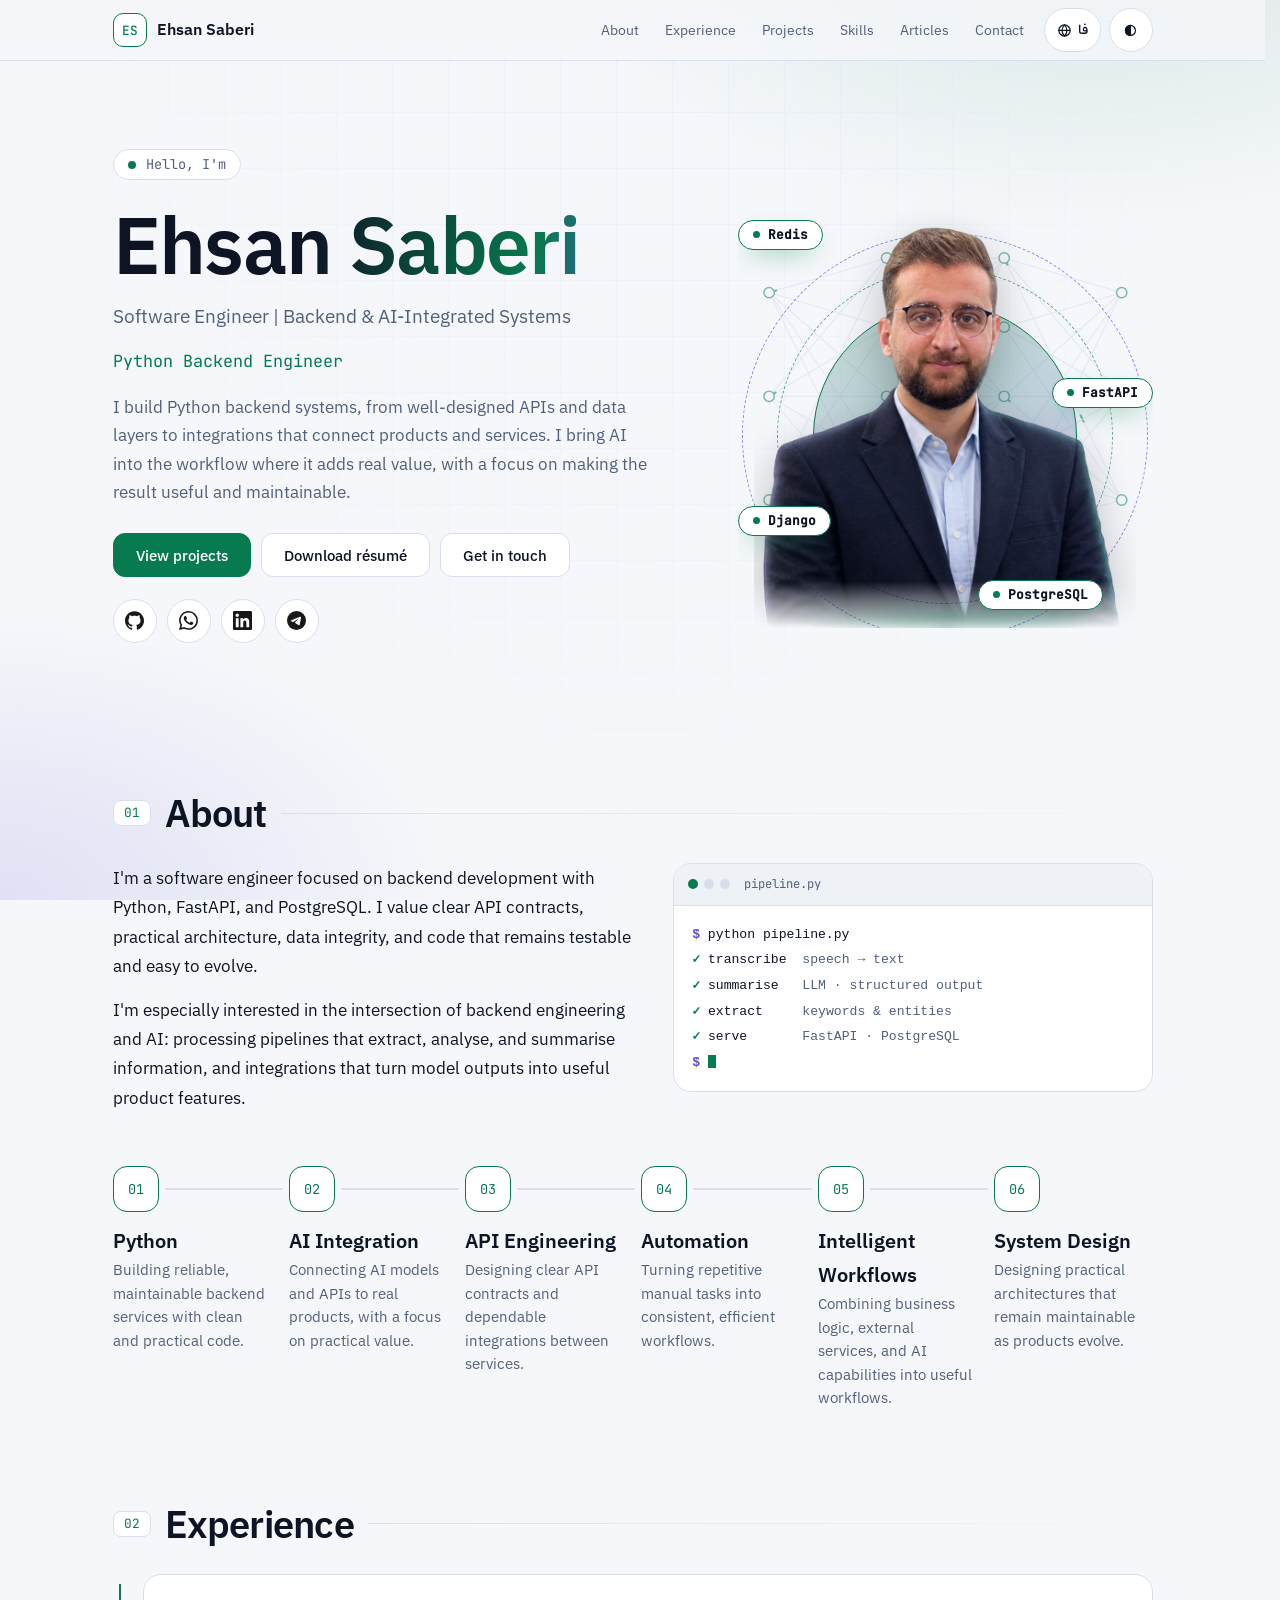
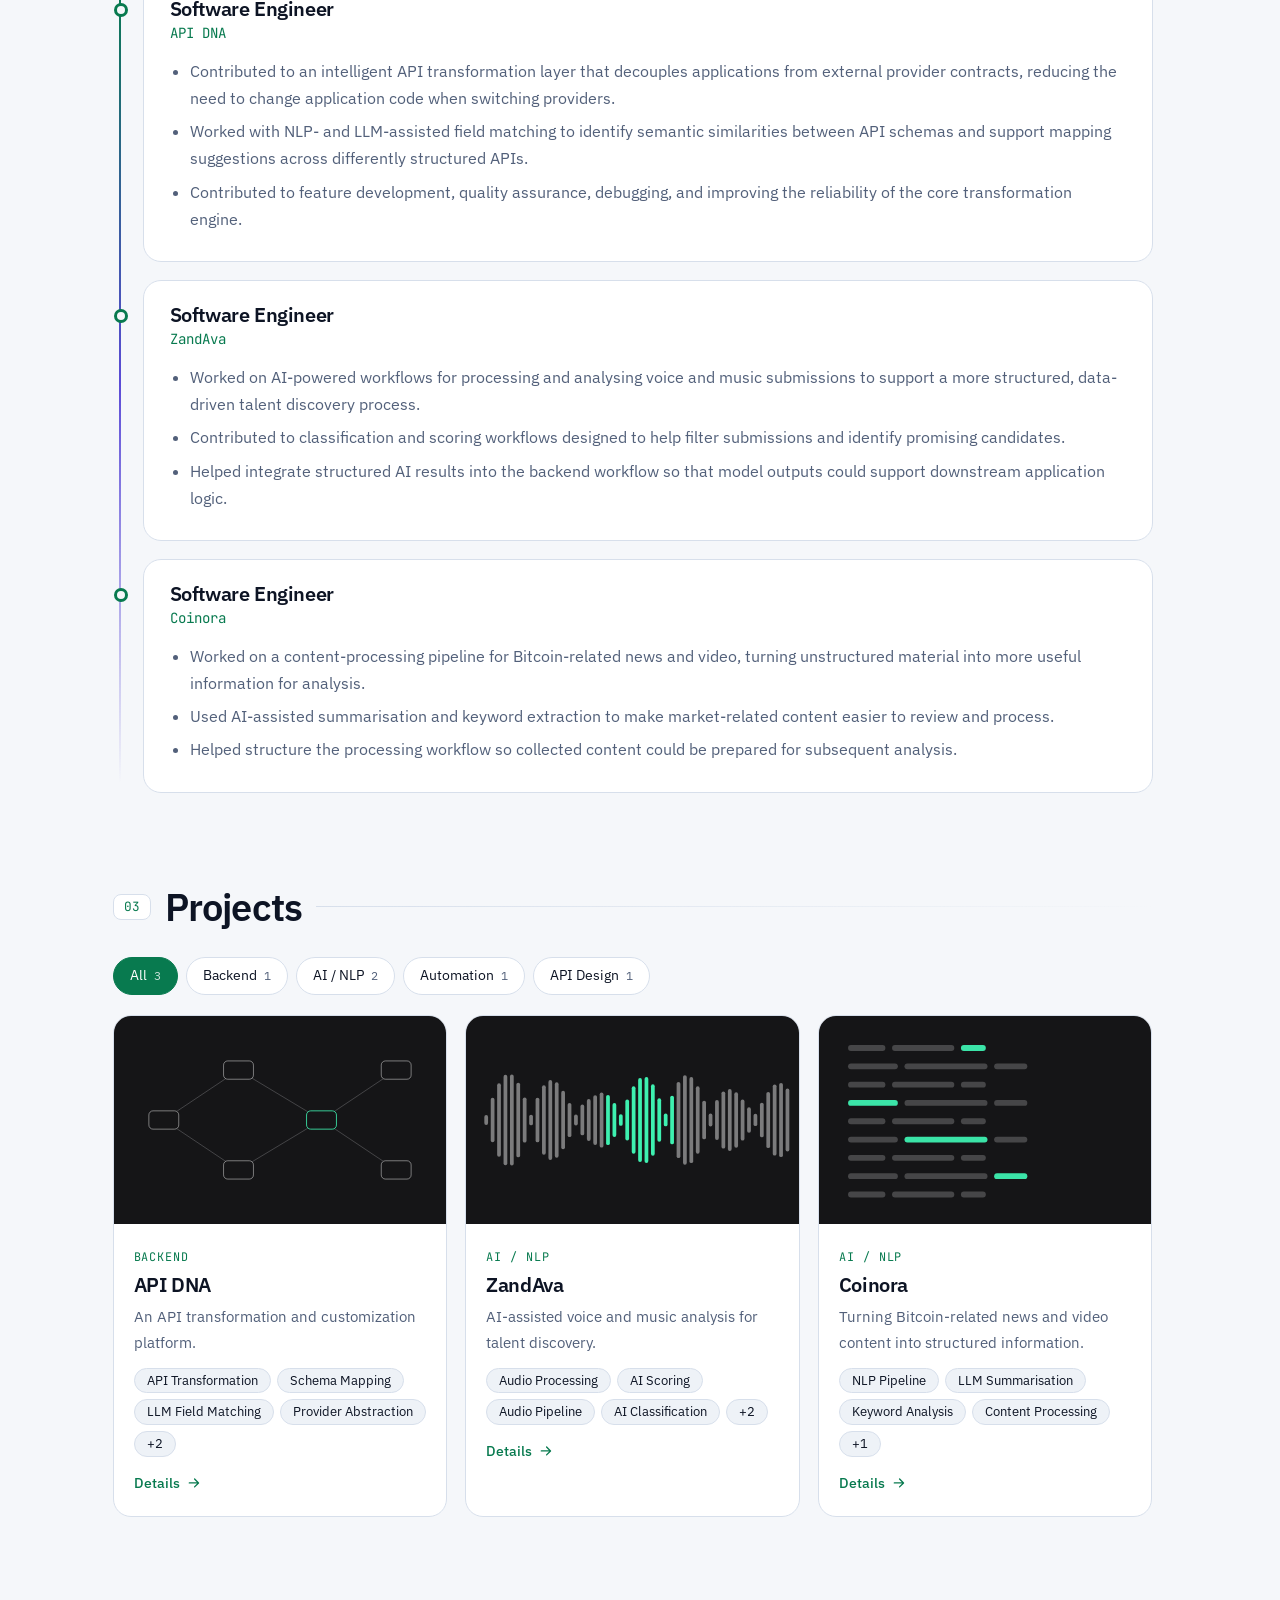
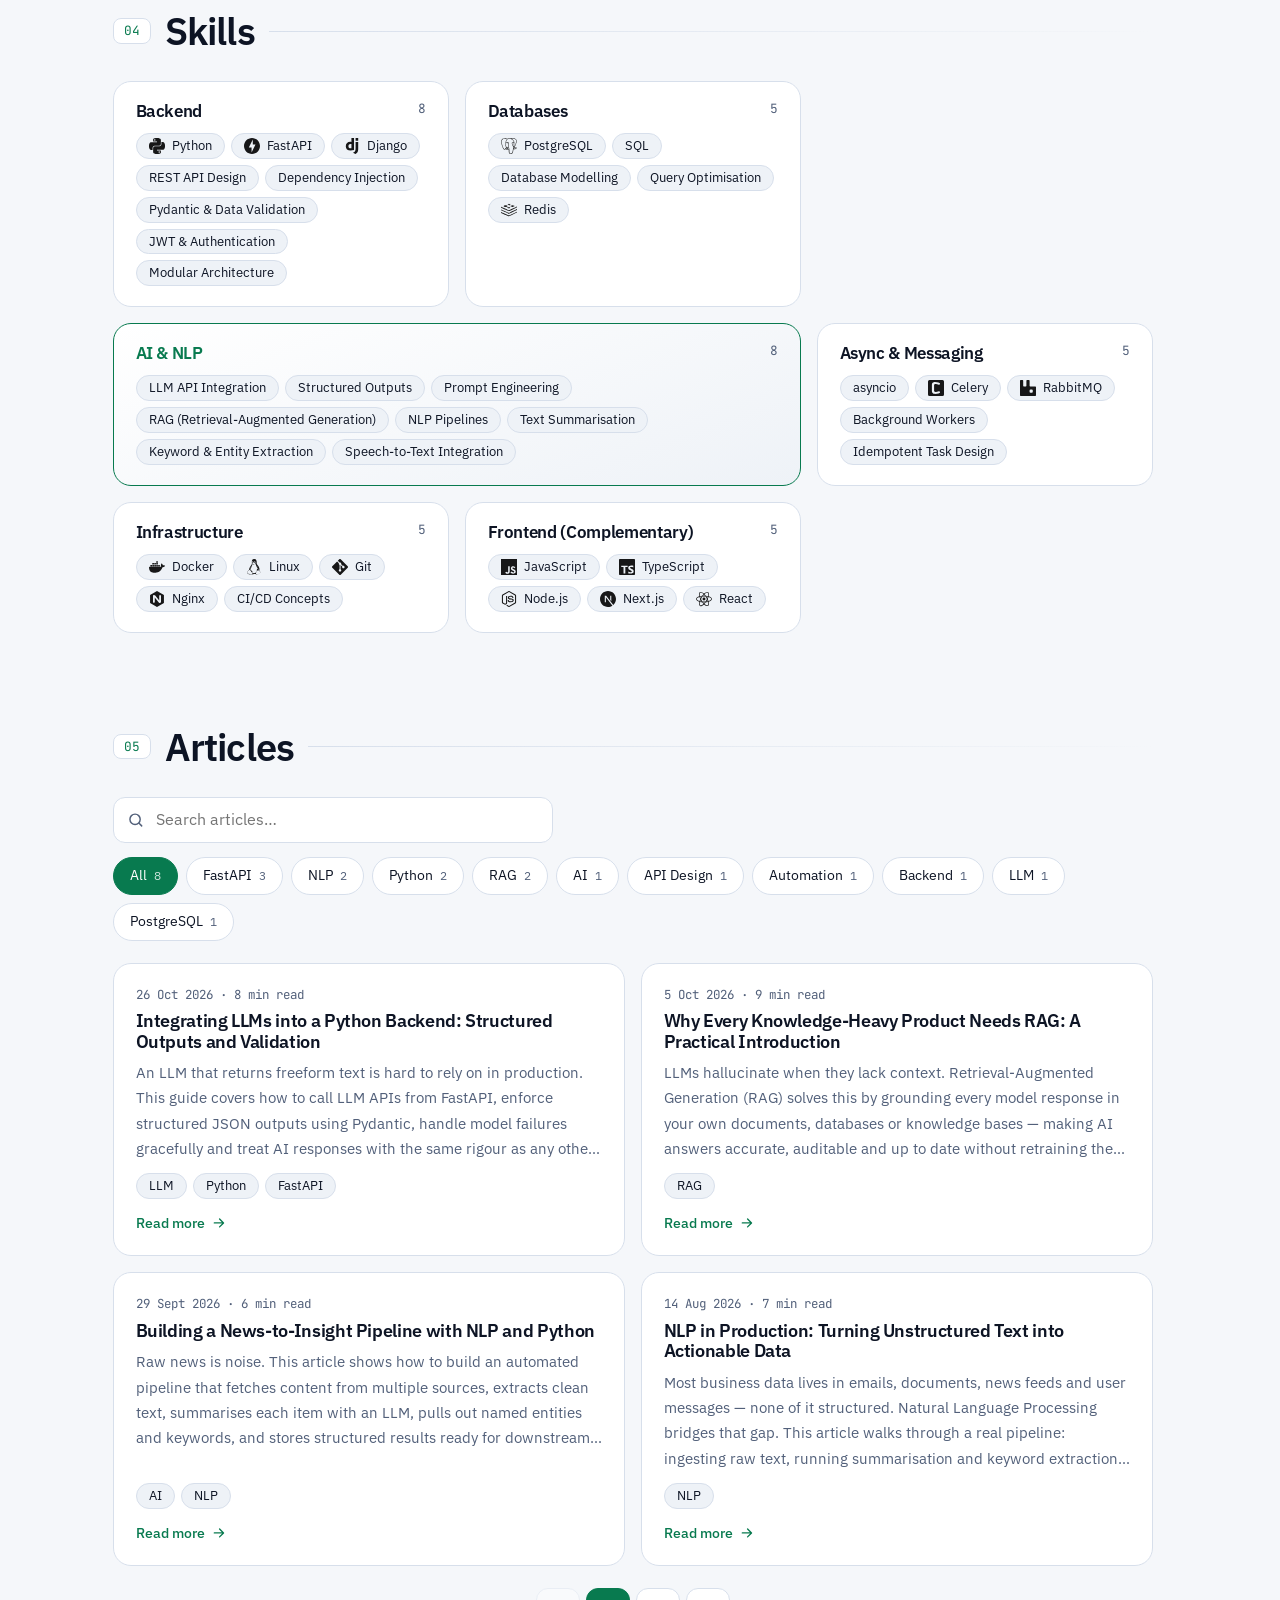
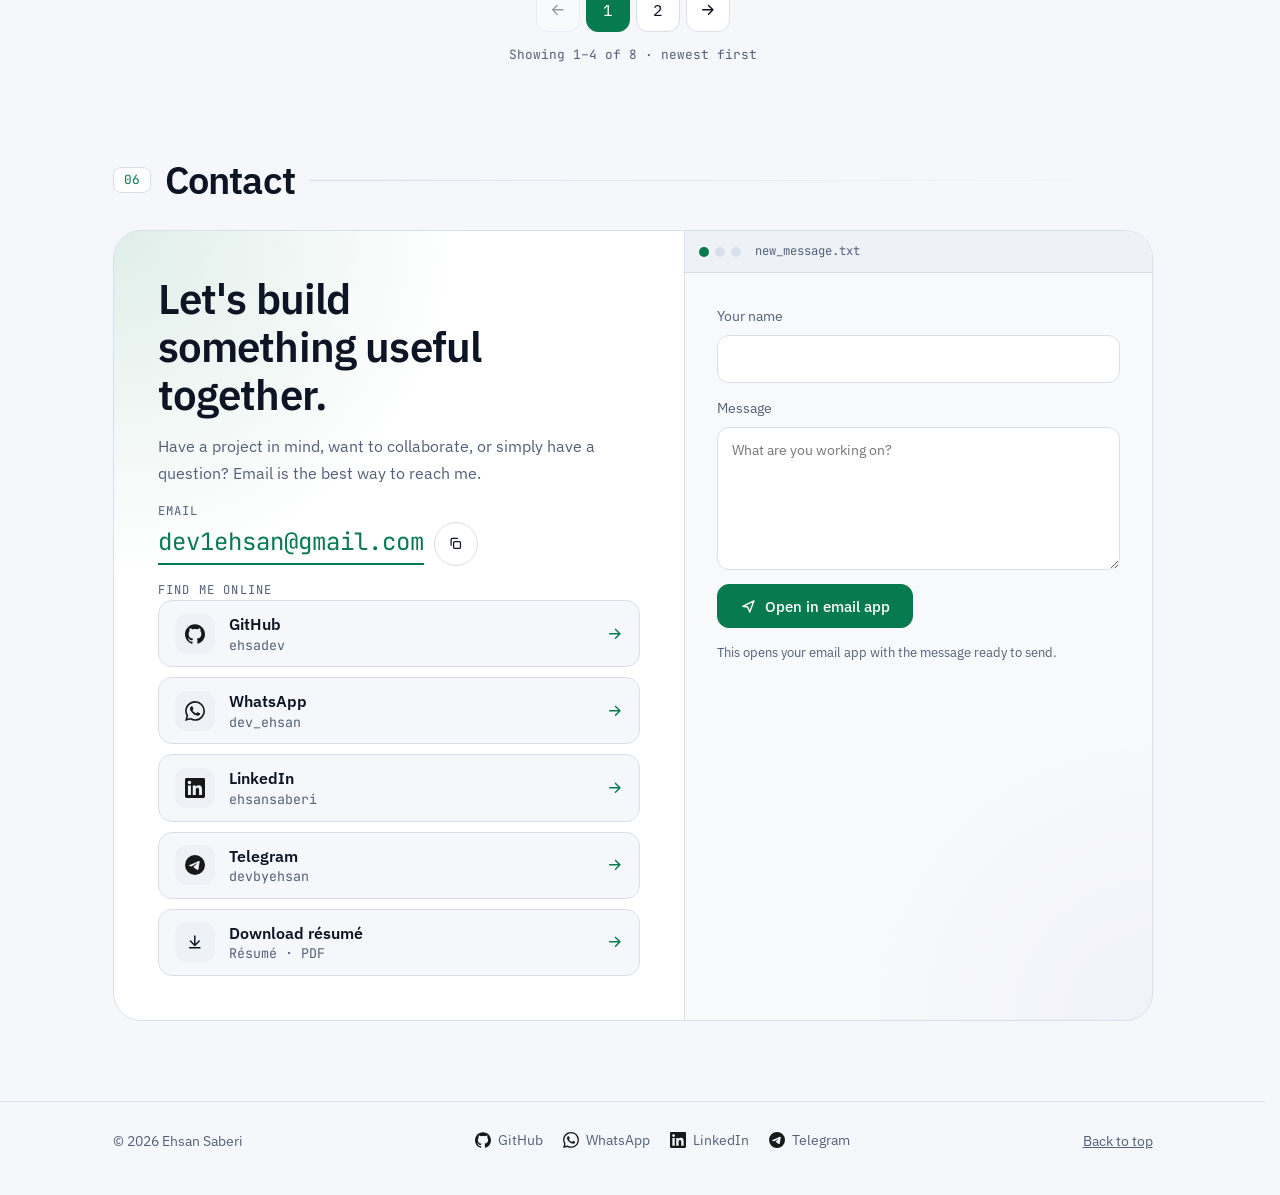
<file: index.html>
<!doctype html>
<html lang="en" dir="ltr">
  <head>
    <meta charset="utf-8" />
    <meta
      name="viewport"
      content="width=device-width, initial-scale=1, viewport-fit=cover"
    />
    <title>Ehsan Saberi — Backend &amp; AI Engineer</title>
    <meta
      name="description"
      content="Ehsan Saberi — Python Backend Engineer specializing in FastAPI, backend systems, and AI-integrated applications."
    />
    <meta name="author" content="Ehsan Saberi" />
    <meta name="robots" content="index,follow,max-image-preview:large" />
    <meta name="color-scheme" content="dark light" />
    <meta name="theme-color" content="#f5f7fa" />
    <link rel="canonical" href="https://ehsansaberi.is-a.dev/" />

    <!-- Open Graph -->
    <meta property="og:type" content="website" />
    <meta
      property="og:title"
      content="Ehsan Saberi — Backend &amp; AI Engineer"
    />
    <meta
      property="og:description"
      content="Python Backend Engineer specializing in FastAPI, backend systems, and AI-integrated applications."
    />
    <meta property="og:url" content="https://ehsansaberi.is-a.dev/" />
    <meta property="og:site_name" content="Ehsan Saberi" />
    <meta
      property="og:image"
      content="https://ehsansaberi.is-a.dev/assets/images/og-image.jpg"
    />
    <meta property="og:image:width" content="1200" />
    <meta property="og:image:height" content="630" />
    <meta
      property="og:image:alt"
      content="Ehsan Saberi — Backend &amp; AI Engineer"
    />
    <meta property="og:locale" content="en_US" />
    <meta property="og:locale:alternate" content="fa_IR" />

    <!-- Twitter / X / Telegram fallback -->
    <meta name="twitter:card" content="summary_large_image" />
    <meta
      name="twitter:title"
      content="Ehsan Saberi — Backend &amp; AI Engineer"
    />
    <meta
      name="twitter:description"
      content="Python Backend Engineer specializing in FastAPI, backend systems, and AI-integrated applications."
    />
    <meta
      name="twitter:image"
      content="https://ehsansaberi.is-a.dev/assets/og-image.jpg"
    />
    <meta
      name="twitter:image:alt"
      content="Ehsan Saberi — Backend &amp; AI Engineer"
    />
    <link rel="icon" href="assets/images/favicon.svg" type="image/svg+xml" />
    <link rel="apple-touch-icon" href="assets/images/apple-touch-icon.png" />
    <link
      rel="preload"
      as="font"
      type="font/woff2"
      crossorigin
      href="assets/fonts/ibm-plex-sans-latin-400-normal.woff2"
    />
    <link
      rel="preload"
      as="font"
      type="font/woff2"
      crossorigin
      href="assets/fonts/ibm-plex-sans-latin-600-normal.woff2"
    />
    <link rel="stylesheet" href="assets/css/main.css" />
    <link
      rel="preload"
      as="image"
      href="assets/images/photo-cutout.webp"
      type="image/webp"
      fetchpriority="high"
    />
    <script>
      (function () {
        var d = document.documentElement;
        d.classList.add("js");
        try {
          var t = localStorage.getItem("theme");
          if (t === "dark" || t === "light") d.dataset.theme = t;
          if (localStorage.getItem("lang") === "fa") {
            d.lang = "fa";
            d.dir = "rtl";
          }
        } catch (e) {}
      })();
    </script>

    <script type="application/ld+json">
      {
        "@context": "https://schema.org",
        "@graph": [
          {
            "@type": "Person",
            "@id": "https://ehsansaberi.is-a.dev/#person",
            "name": "Ehsan Saberi",
            "alternateName": "احسان صابری",
            "jobTitle": "Backend & AI Engineer",
            "description": "Python Backend Engineer specializing in FastAPI, backend systems, and AI-integrated applications.",
            "url": "https://ehsansaberi.is-a.dev/",
            "image": "https://ehsansaberi.is-a.dev/assets/photo.webp",
            "sameAs": [
              "https://github.com/ehsadev",
              "https://linkedin.com/in/ehsansaberi",
              "https://t.me/devbyehsan"
            ],
            "knowsAbout": [
              "Python",
              "FastAPI",
              "PostgreSQL",
              "REST API design",
              "LLM integration",
              "RAG",
              "NLP",
              "Automation"
            ]
          },
          {
            "@type": "WebSite",
            "@id": "https://ehsansaberi.is-a.dev/#website",
            "url": "https://ehsansaberi.is-a.dev/",
            "name": "Ehsan Saberi",
            "inLanguage": ["en", "fa"],
            "publisher": { "@id": "https://ehsansaberi.is-a.dev/#person" }
          }
        ]
      }
    </script>
  </head>
  <body>
    <div class="bg"></div>
    <div id="bar"></div>
    <a class="skip" id="skip" href="#main">Skip to content</a>
    <header class="hd">
      <div class="wrap hbar">
        <a class="brand" href="#top" aria-label="Ehsan Saberi"
          ><span class="logo">ES</span
          ><span class="bn" data-i18n="name">Ehsan Saberi</span></a
        >
        <nav id="site-nav" aria-label="Main">
          <ul class="nav" id="menu"></ul>
        </nav>
        <button
          class="ibtn"
          id="lang-btn"
          type="button"
          aria-label="Switch language"
        >
          <svg class="si" viewBox="0 0 24 24" aria-hidden="true">
            <circle cx="12" cy="12" r="9" />
            <path
              d="M3 12h18M12 3c2.6 2.7 3.9 5.7 3.9 9s-1.3 6.3-3.9 9c-2.6-2.7-3.9-5.7-3.9-9S9.4 5.7 12 3z"
            /></svg
          ><span id="lang-lbl" lang="fa">فا</span>
        </button>
        <button
          class="ibtn"
          id="theme-btn"
          type="button"
          aria-pressed="false"
          aria-label="Dark mode"
        >
          <svg class="si" viewBox="0 0 24 24" aria-hidden="true">
            <circle cx="12" cy="12" r="8" />
            <path d="M12 4a8 8 0 0 0 0 16z" fill="currentColor" />
          </svg>
        </button>
        <button
          class="ibtn menu-btn"
          id="menu-btn"
          type="button"
          aria-expanded="false"
          aria-controls="mobile-nav"
          aria-label="Menu"
        >
          <svg class="si" viewBox="0 0 24 24" aria-hidden="true">
            <path class="mo" d="M4 8h16M4 16h16" />
            <path class="mc" d="M6 6l12 12M18 6L6 18" />
          </svg>
        </button>
      </div>
    </header>
    <nav class="msheet" id="mobile-nav" aria-label="Main">
      <ul id="mmenu"></ul>
    </nav>

    <main id="main">
      <section class="wrap hero" id="top">
        <div class="hero-in">
          <span class="eyebrow mono"
            ><i class="live"></i><span data-i18n="hi">Hello, I'm</span></span
          >
          <h1 data-i18n="name">Ehsan Saberi</h1>
          <p class="ttl" data-i18n="title2">
            Software Engineer | Backend &amp; AI-Integrated Systems
          </p>
          <p class="rl mono"><span id="role">Backend Engineer</span></p>
          <p class="intro" data-i18n="intro">
            I build Python backend systems, from well-designed APIs and data
            layers to integrations that connect products and services. I bring
            AI into the workflow where it adds real value, with a focus on
            making the result useful and maintainable.
          </p>
          <div class="cta">
            <a class="btn main" href="#projects"
              ><span data-i18n="cta_proj">View projects</span></a
            >
            <a
              class="btn"
              id="cv-btn"
              href="assets/Ehsan_Saberi_Resume.pdf"
              download
              ><span data-i18n="cvBtn">Download résumé</span></a
            >
            <a class="btn" href="#contact" data-i18n="cta_contact"
              >Get in touch</a
            >
          </div>
          <div class="soc" id="soc"></div>
        </div>
        <div class="stage" aria-hidden="false">
          <svg class="net" id="net" aria-hidden="true" focusable="false"></svg>
          <div class="core" aria-hidden="true">
            <i class="orbit o1"><b class="sat"></b></i
            ><i class="orbit o2"><b class="sat"></b></i><i class="disc"></i>
          </div>
          <div class="frame">
            <span class="ph" aria-hidden="true">ES</span
            ><img
              id="photo"
              src="assets/images/photo-cutout.webp"
              alt="Ehsan Saberi"
              width="480"
              height="600"
              fetchpriority="high"
              decoding="async"
              onerror="this.hidden = true"
            />
          </div>
          <div id="chips" aria-hidden="true"></div>
        </div>
      </section>
      <div class="wrap" id="sections">
        <noscript
          ><p>
            Ehsan Saberi — Software Engineer (Backend &amp; AI-Integrated
            Systems). Python, FastAPI, PostgreSQL, LLM, RAG, NLP. Please enable
            JavaScript to see projects, articles and contact options.
          </p></noscript
        >
      </div>
    </main>
    <footer id="foot"></footer>

    <dialog id="dlg" aria-labelledby="dlg-title">
      <button class="ibtn dclose" type="button" data-close aria-label="Close">
        ×
      </button>
      <div id="dlg-body"></div>
    </dialog>
    <a class="totop" id="top-btn" href="#top" aria-label="Back to top"
      ><svg class="si" viewBox="0 0 24 24" aria-hidden="true">
        <path d="M12 19V5M6 11l6-6 6 6" /></svg
    ></a>
    <div class="toast" id="toast" role="status" aria-live="polite"></div>
    <script src="assets/js/data.js?v=17" defer></script>
    <script src="assets/js/app.js?v=17" defer></script>
  </body>
</html>
</file>
<file: assets/css/main.css>
@font-face {
  font-family: "IBM Plex Sans";
  font-style: normal;
  font-weight: 400;
  font-display: swap;
  src: url(../fonts/ibm-plex-sans-latin-400-normal.woff2) format("woff2");
}
@font-face {
  font-family: "IBM Plex Sans";
  font-style: normal;
  font-weight: 500;
  font-display: swap;
  src: url(../fonts/ibm-plex-sans-latin-500-normal.woff2) format("woff2");
}
@font-face {
  font-family: "IBM Plex Sans";
  font-style: normal;
  font-weight: 600;
  font-display: swap;
  src: url(../fonts/ibm-plex-sans-latin-600-normal.woff2) format("woff2");
}
@font-face {
  font-family: "JetBrains Mono";
  font-style: normal;
  font-weight: 400;
  font-display: swap;
  src: url(../fonts/jetbrains-mono-latin-400-normal.woff2) format("woff2");
}
@font-face {
  font-family: "JetBrains Mono";
  font-style: normal;
  font-weight: 500;
  font-display: swap;
  src: url(../fonts/jetbrains-mono-latin-500-normal.woff2) format("woff2");
}
@font-face {
  font-family: "Vazirmatn";
  font-style: normal;
  font-weight: 100 900;
  font-display: swap;
  src:
    url(../fonts/vazirmatn-arabic-wght-normal.woff2) format("woff2-variations"),
    url(../fonts/vazirmatn-arabic-wght-normal.woff2) format("woff2");
  unicode-range:
    U+0600-06FF, U+0750-077F, U+0870-088E, U+0890-0891, U+0897-08E1,
    U+08E3-08FF, U+200C-200E, U+2010-2011, U+204F, U+2E41, U+FB50-FDFF,
    U+FE70-FE74, U+FE76-FEFC, U+102E0-102FB, U+10E60-10E7E, U+10EC2-10EC4,
    U+10EFC-10EFF, U+1EE00-1EE03, U+1EE05-1EE1F, U+1EE21-1EE22, U+1EE24,
    U+1EE27, U+1EE29-1EE32, U+1EE34-1EE37, U+1EE39, U+1EE3B, U+1EE42, U+1EE47,
    U+1EE49, U+1EE4B, U+1EE4D-1EE4F, U+1EE51-1EE52, U+1EE54, U+1EE57, U+1EE59,
    U+1EE5B, U+1EE5D, U+1EE5F, U+1EE61-1EE62, U+1EE64, U+1EE67-1EE6A,
    U+1EE6C-1EE72, U+1EE74-1EE77, U+1EE79-1EE7C, U+1EE7E, U+1EE80-1EE89,
    U+1EE8B-1EE9B, U+1EEA1-1EEA3, U+1EEA5-1EEA9, U+1EEAB-1EEBB, U+1EEF0-1EEF1;
}
:root {
  --bg: #f5f7fa;
  --s1: #fff;
  --s2: #eef2f7;
  --text: #0d1424;
  --muted: #52607a;
  --line: #d7dfeb;
  --a: #087a4f;
  --ink: #fff;
  --b: #5b4bd6;
  --glow: rgba(8, 122, 79, 0.13);
  --glow2: rgba(91, 75, 214, 0.13);
  --ff-b:
    "IBM Plex Sans", "Vazirmatn", system-ui, -apple-system, "Segoe UI",
    sans-serif;
  --ff-m: "JetBrains Mono", ui-monospace, Menlo, Consolas, monospace;
  color-scheme: light;
}
@media (prefers-color-scheme: dark) {
  :root:not([data-theme="light"]) {
    --bg: #070b14;
    --s1: #0e1422;
    --s2: #141c30;
    --text: #e8eef9;
    --muted: #93a3c0;
    --line: #1f2a44;
    --a: #3ef0b0;
    --ink: #04130d;
    --b: #9a8cff;
    --glow: rgba(62, 240, 176, 0.13);
    --glow2: rgba(154, 140, 255, 0.15);
    color-scheme: dark;
  }
}
:root[data-theme="dark"] {
  --bg: #070b14;
  --s1: #0e1422;
  --s2: #141c30;
  --text: #e8eef9;
  --muted: #93a3c0;
  --line: #1f2a44;
  --a: #3ef0b0;
  --ink: #04130d;
  --b: #9a8cff;
  --glow: rgba(62, 240, 176, 0.13);
  --glow2: rgba(154, 140, 255, 0.15);
  color-scheme: dark;
}
html[lang="fa"] {
  --ff-b: "Vazirmatn", "IBM Plex Sans", Tahoma, sans-serif;
}
*,
*::before,
*::after {
  box-sizing: border-box;
}
html {
  scroll-padding-top: 80px;
  scrollbar-gutter: stable;
  -webkit-text-size-adjust: 100%;
}
@media (prefers-reduced-motion: no-preference) {
  html {
    scroll-behavior: smooth;
  }
}
html.lock,
html.nav-lock {
  overflow: hidden;
}
@media (min-width: 901px) {
  .msheet {
    display: none !important;
  }
}
body {
  overflow-wrap: break-word;
  margin: 0;
  background: var(--bg);
  color: var(--text);
  font: 400 1rem/1.7 var(--ff-b);
  -webkit-font-smoothing: antialiased;
}
html[lang="fa"] body {
  line-height: 1.95;
}
h1,
h2,
h3 {
  margin: 0;
  font-weight: 600;
  line-height: 1.15;
  letter-spacing: -0.02em;
}
html[lang="fa"] h1,
html[lang="fa"] h2,
html[lang="fa"] h3 {
  letter-spacing: 0;
  line-height: 1.45;
  font-weight: 700;
}
.mono {
  font-family: var(--ff-m);
}
html[lang="fa"] .mono {
  font-family: var(--ff-b);
}
html .term .mono,
html pre.mono,
html .term {
  font-family: var(--ff-m);
}
img {
  display: block;
  max-width: 100%;
  height: auto;
}
a {
  color: inherit;
}
[hidden] {
  display: none !important;
}
:focus-visible {
  outline: 2px solid var(--a);
  outline-offset: 3px;
}
.sr {
  position: absolute;
  width: 1px;
  height: 1px;
  overflow: hidden;
  clip: rect(0 0 0 0);
  white-space: nowrap;
}
.wrap {
  max-width: 1120px;
  margin: 0 auto;
  padding-inline: clamp(18px, 5vw, 40px);
}
.si {
  width: 1.1em;
  height: 1.1em;
  flex: none;
  fill: none;
  stroke: currentColor;
  stroke-width: 2;
  stroke-linecap: round;
  stroke-linejoin: round;
}
html[dir="rtl"] .si.nx,
.si.pv {
  transform: scaleX(-1);
}
html[dir="rtl"] .si.pv {
  transform: none;
}
.bg {
  position: fixed;
  inset: 0;
  z-index: -1;
  pointer-events: none;
  background:
    radial-gradient(60vw 50vh at 85% -10%, var(--glow), transparent 70%),
    radial-gradient(50vw 45vh at 0 100%, var(--glow2), transparent 70%);
}
.bg::after {
  content: "";
  position: absolute;
  inset: 0;
  background-image:
    linear-gradient(var(--line) 1px, transparent 1px),
    linear-gradient(90deg, var(--line) 1px, transparent 1px);
  background-size: 56px 56px;
  opacity: 0.3;
  -webkit-mask-image: radial-gradient(ellipse at 50% 0, #000, transparent 70%);
  mask-image: radial-gradient(ellipse at 50% 0, #000, transparent 70%);
}
#bar {
  position: fixed;
  top: 0;
  inset-inline: 0;
  height: 3px;
  z-index: 60;
  background: linear-gradient(90deg, var(--a), var(--b));
  transform: scaleX(0);
  transform-origin: left;
}
html[dir="rtl"] #bar {
  transform-origin: right;
}
.skip {
  position: absolute;
  inset-inline-start: 12px;
  top: -64px;
  z-index: 100;
  background: var(--text);
  color: var(--bg);
  padding: 6px 16px;
  border-radius: 10px;
}
.skip:focus {
  top: 12px;
}

.hd {
  position: sticky;
  top: 0;
  z-index: 50;
  background: var(--bg);
  background: color-mix(in srgb, var(--bg) 80%, transparent);
  -webkit-backdrop-filter: blur(14px);
  backdrop-filter: blur(14px);
  border-bottom: 1px solid var(--line);
}
.hbar {
  display: flex;
  align-items: center;
  gap: 8px;
  min-height: 60px;
}
.brand {
  display: flex;
  align-items: center;
  gap: 10px;
  text-decoration: none;
  font-weight: 600;
  white-space: nowrap;
  margin-inline-end: auto;
}
.logo {
  display: grid;
  place-items: center;
  width: 34px;
  height: 34px;
  border-radius: 10px;
  background: var(--s1);
  border: 1px solid var(--a);
  color: var(--a);
  font: 500 0.8rem var(--ff-m);
}
#site-nav {
  min-width: 0;
  flex: 0 1 auto;
}
.ibtn.menu-btn {
  display: none;
}
.menu-btn .mc {
  display: none;
}
.menu-btn[aria-expanded="true"] .mo {
  display: none;
}
.menu-btn[aria-expanded="true"] .mc {
  display: inline;
}
.nav {
  display: flex;
  gap: 2px;
  list-style: none;
  margin: 0;
  padding: 0;
  overflow-x: auto;
  scrollbar-width: none;
  -webkit-mask-image: linear-gradient(
    90deg,
    transparent,
    #000 12px,
    #000 calc(100% - 12px),
    transparent
  );
  mask-image: linear-gradient(
    90deg,
    transparent,
    #000 12px,
    #000 calc(100% - 12px),
    transparent
  );
}
.nav::-webkit-scrollbar {
  display: none;
}
.nav a {
  display: block;
  padding: 6px 12px;
  border-radius: 999px;
  text-decoration: none;
  color: var(--muted);
  font-size: 0.9rem;
  white-space: nowrap;
  transition:
    color 0.2s,
    background 0.2s;
}
.nav a:hover,
.nav a[aria-current] {
  color: var(--text);
  background: var(--s2);
}
.ibtn {
  display: inline-flex;
  align-items: center;
  justify-content: center;
  gap: 6px;
  min-width: 44px;
  height: 44px;
  padding: 0 12px;
  border: 1px solid var(--line);
  border-radius: 999px;
  background: var(--s1);
  color: var(--text);
  font: 500 0.85rem var(--ff-b);
  cursor: pointer;
  flex: none;
  transition: border-color 0.2s;
}
.ibtn:hover {
  border-color: var(--a);
}

.btn {
  display: inline-flex;
  align-items: center;
  gap: 8px;
  min-height: 44px;
  padding: 8px 22px;
  border-radius: 12px;
  border: 1px solid var(--line);
  background: var(--s1);
  color: var(--text);
  font: 500 0.95rem var(--ff-b);
  text-decoration: none;
  cursor: pointer;
  transition:
    transform 0.2s,
    border-color 0.2s;
}
.btn:hover {
  transform: translateY(-2px);
  border-color: var(--a);
}
.btn.main {
  background: var(--a);
  color: var(--ink);
  border-color: var(--a);
}
.hero {
  display: grid;
  grid-template-columns: minmax(0, 1.15fr) minmax(0, 0.85fr);
  gap: clamp(24px, 5vw, 64px);
  align-items: center;
  padding-block: clamp(36px, 7vw, 88px) clamp(24px, 5vw, 56px);
}
.eyebrow {
  display: inline-flex;
  align-items: center;
  gap: 10px;
  font-size: 0.85rem;
  color: var(--muted);
  padding: 3px 14px;
  border: 1px solid var(--line);
  border-radius: 999px;
  background: var(--s1);
}
.live {
  width: 8px;
  height: 8px;
  border-radius: 50%;
  background: var(--a);
  animation: pulse 2.4s infinite;
}
@keyframes pulse {
  0% {
    box-shadow: 0 0 0 0 var(--glow);
  }
  70%,
  100% {
    box-shadow: 0 0 0 10px transparent;
  }
}
.hero h1 {
  font-size: clamp(2.3rem, 7.4vw, 5rem);
  overflow-wrap: break-word;
  margin: 18px 0 10px;
  background: linear-gradient(100deg, var(--text) 35%, var(--a) 75%, var(--b));
  -webkit-background-clip: text;
  background-clip: text;
  color: transparent;
}
.ttl {
  margin: 0;
  color: var(--muted);
  font-size: clamp(1.02rem, 2.2vw, 1.2rem);
}
.rl {
  margin: 14px 0 0;
  min-height: 2rem;
  font-size: 1.05rem;
  color: var(--a);
}
.rl span {
  display: inline-block;
  transition:
    opacity 0.35s,
    transform 0.35s;
}
.rl span.out {
  opacity: 0;
  transform: translateY(8px);
}
.intro {
  max-width: 54ch;
  color: var(--muted);
  font-size: 1.05rem;
  margin: 14px 0 26px;
}
.cta {
  display: flex;
  flex-wrap: wrap;
  gap: 10px;
}
.soc {
  display: flex;
  gap: 10px;
  margin-top: 22px;
}
.soc a {
  display: grid;
  place-items: center;
  width: 44px;
  height: 44px;
  border: 1px solid var(--line);
  border-radius: 50%;
  background: var(--s1);
  transition:
    transform 0.2s,
    border-color 0.2s;
}
.soc a:hover {
  transform: translateY(-3px);
  border-color: var(--a);
}
.ic {
  width: 16px;
  height: 16px;
  flex: none;
  margin-inline-end: 7px;
  opacity: 0.9;
}
.soc .ic {
  margin: 0;
  width: 19px;
  height: 19px;
}
:root[data-theme="dark"] .ic {
  filter: invert(1);
}
@media (prefers-color-scheme: dark) {
  :root:not([data-theme="light"]) .ic {
    filter: invert(1);
  }
}
.dot {
  display: inline-block;
  width: 7px;
  height: 7px;
  flex: none;
  border-radius: 50%;
  background: linear-gradient(135deg, var(--a), var(--b));
  margin-inline-end: 8px;
}
.stage {
  position: relative;
  justify-self: center;
  width: min(100%, 420px);
  padding: 34px 30px;
}
.net {
  position: absolute;
  inset: 0;
  width: 100%;
  height: 100%;
}
.net line {
  stroke: var(--line);
  stroke-width: 1.2;
}
.net circle {
  fill: var(--bg);
  stroke: var(--a);
  stroke-width: 1.4;
}
.net .sig {
  stroke: var(--a);
  stroke-width: 2;
  stroke-dasharray: 8 160;
  animation: sig 3.4s linear infinite;
}
@keyframes sig {
  to {
    stroke-dashoffset: -168;
  }
}
.frame {
  position: relative;
  z-index: 1;
  aspect-ratio: 4/5;
  border-radius: 28px;
  overflow: hidden;
  border: 1px solid var(--a);
  background: var(--s2);
  box-shadow: 0 30px 60px -34px var(--a);
}
.frame img {
  position: relative;
  width: 100%;
  height: 100%;
  object-fit: cover;
}
.ph {
  position: absolute;
  inset: 0;
  display: grid;
  place-items: center;
  font: 500 4rem var(--ff-m);
  color: var(--a);
}
.fchip {
  position: absolute;
  z-index: 2;
  animation: bob 6s ease-in-out infinite;
}
.fc {
  position: relative;
  display: inline-flex;
  align-items: center;
  gap: 8px;
  padding: 3px 14px;
  border-radius: 999px;
  background: var(--s1);
  border: 1px solid var(--a);
  font-size: 0.8rem;
  white-space: nowrap;
  box-shadow: 0 10px 26px -12px var(--a);
}
.fc::before {
  content: "";
  width: 7px;
  height: 7px;
  border-radius: 50%;
  background: var(--a);
}
.fc.in {
  animation: pop 0.8s cubic-bezier(0.34, 1.56, 0.64, 1) both;
}
.fc.out {
  animation: pout 0.46s cubic-bezier(0.5, 0, 0.9, 0.4) both;
}
.fc.in::after {
  content: "";
  position: absolute;
  inset: -2px;
  border-radius: inherit;
  border: 2px solid var(--a);
  pointer-events: none;
  animation: ring 1s ease-out both;
}
@keyframes pop {
  0% {
    opacity: 0;
    transform: translateY(20px) scale(0.3) rotate(-10deg);
  }
  55% {
    opacity: 1;
    transform: translateY(-7px) scale(1.15) rotate(2deg);
  }
  100% {
    opacity: 1;
    transform: none;
  }
}
@keyframes pout {
  to {
    opacity: 0;
    transform: translateY(-24px) scale(0.4) rotate(12deg);
  }
}
@keyframes ring {
  from {
    opacity: 0.9;
    transform: scale(1);
  }
  to {
    opacity: 0;
    transform: scale(1.45, 1.9);
  }
}
/* chips stay in the top corner and the lower half, never over the face */
.c1 {
  top: 2%;
  inset-inline-start: 0;
}
.c2 {
  top: 64%;
  inset-inline-end: 0;
  animation-delay: -2s;
}
.c3 {
  bottom: 13%;
  inset-inline-start: 0;
  animation-delay: -4s;
}
.c4 {
  bottom: 0;
  inset-inline-end: 12%;
  animation-delay: -1s;
}
@keyframes bob {
  50% {
    transform: translateY(-8px);
  }
}

.sec {
  padding: clamp(48px, 8vw, 92px) 0 0;
}
.sh {
  display: flex;
  align-items: center;
  gap: 14px;
  margin-bottom: 28px;
}
.idx {
  font-size: 0.8rem;
  color: var(--a);
  padding: 1px 10px;
  border: 1px solid var(--line);
  border-radius: 8px;
  background: var(--s1);
}
.sh h2 {
  font-size: clamp(1.6rem, 3.6vw, 2.4rem);
}
.rule {
  flex: 1;
  height: 1px;
  background: linear-gradient(90deg, var(--line), transparent);
}
html[dir="rtl"] .rule {
  background: linear-gradient(270deg, var(--line), transparent);
}
.card {
  position: relative;
  background: var(--s1);
  border: 1px solid var(--line);
  border-radius: 18px;
  overflow: hidden;
  transition: border-color 0.25s;
}
.card::before {
  content: "";
  position: absolute;
  inset: 0;
  background: radial-gradient(
    240px circle at var(--mx, 50%) var(--my, 0),
    var(--glow),
    transparent 70%
  );
  opacity: 0;
  transition: opacity 0.25s;
  pointer-events: none;
}
.card:hover {
  border-color: var(--a);
}
.card:hover::before {
  opacity: 1;
}
.big {
  max-width: 60ch;
  font-size: 1.08rem;
  margin: 0 0 14px;
}
.about {
  display: grid;
  grid-template-columns: minmax(0, 1fr) minmax(0, 0.9fr);
  gap: 28px;
  align-items: start;
}
.term {
  direction: ltr;
  text-align: left;
}
.tbar {
  display: flex;
  align-items: center;
  gap: 6px;
  padding: 10px 14px;
  border-bottom: 1px solid var(--line);
  background: var(--s2);
  font-size: 0.76rem;
  color: var(--muted);
}
.tbar i {
  width: 10px;
  height: 10px;
  border-radius: 50%;
  background: var(--line);
}
.tbar i:first-child {
  background: var(--a);
}
.tbar span {
  margin-inline-start: 8px;
}
.term pre {
  margin: 0;
  padding: 16px 18px;
  font-size: 0.82rem;
  line-height: 1.95;
  overflow-x: auto;
}
.l {
  display: block;
  opacity: 0;
  animation: ln 0.5s calc(var(--i) * 0.5s + 0.2s) forwards;
  animation-play-state: paused;
}
.term.in .l {
  animation-play-state: running;
}
@keyframes ln {
  from {
    opacity: 0;
    transform: translateX(-6px);
  }
  to {
    opacity: 1;
    transform: none;
  }
}
.l .p {
  color: var(--b);
}
.l .ok {
  color: var(--a);
}
.l em {
  color: var(--muted);
  font-style: normal;
}
.cur {
  display: inline-block;
  width: 8px;
  height: 1em;
  background: var(--a);
  vertical-align: -2px;
  animation: blink 1s steps(1) infinite;
}
@keyframes blink {
  50% {
    opacity: 0;
  }
}
.pipe {
  --gap: 18px;
  list-style: none;
  margin: 40px 0 0;
  padding: 0;
  display: grid;
  gap: var(--gap);
  grid-template-columns: repeat(var(--n, 6), minmax(0, 1fr));
}
.pipe li {
  position: relative;
  padding-top: 58px;
}
.pipe li:not(:last-child)::after {
  content: "";
  position: absolute;
  top: 22px;
  inset-inline-start: 52px;
  width: calc(100% + var(--gap) - 58px);
  height: 2px;
  border-radius: 2px;
  background: linear-gradient(
    90deg,
    var(--line) 0 44%,
    var(--a) 50%,
    var(--line) 56% 100%
  );
  background-size: 300% 100%;
  animation: flow 3.6s linear infinite;
  animation-delay: calc(var(--i) * 0.45s);
}
html[dir="rtl"] .pipe li:not(:last-child)::after {
  animation-direction: reverse;
}
@keyframes flow {
  from {
    background-position: 100% 0;
  }
  to {
    background-position: 0 0;
  }
}
@keyframes flowv {
  from {
    background-position: 0 100%;
  }
  to {
    background-position: 0 0;
  }
}
@media (max-width: 999px) {
  .pipe {
    --gap: 22px;
    grid-template-columns: minmax(0, 1fr);
  }
  .pipe li {
    padding-top: 0;
    padding-inline-start: 68px;
    min-height: 46px;
  }
  .pipe li:not(:last-child)::after {
    top: 52px;
    inset-inline-start: 22px;
    width: 2px;
    height: calc(100% + var(--gap) - 58px);
    background: linear-gradient(
      180deg,
      var(--line) 0 44%,
      var(--a) 50%,
      var(--line) 56% 100%
    );
    background-size: 100% 300%;
    animation-name: flowv;
  }
  html[dir="rtl"] .pipe li:not(:last-child)::after {
    animation-direction: normal;
  }
}
.pipe .n {
  position: absolute;
  top: 0;
  inset-inline-start: 0;
  display: grid;
  place-items: center;
  width: 46px;
  height: 46px;
  border-radius: 14px;
  background: var(--s1);
  border: 1px solid var(--a);
  color: var(--a);
  font-size: 0.85rem;
  z-index: 1;
}
.pipe b {
  display: block;
  font-size: 1.25rem;
  font-weight: 600;
}
.pipe li > span:last-child {
  display: block;
  color: var(--muted);
  font-size: 0.92rem;
  line-height: 1.6;
}

.tl {
  position: relative;
  display: grid;
  gap: 18px;
  padding-inline-start: 30px;
}
.tl::before {
  content: "";
  position: absolute;
  inset-block: 10px;
  inset-inline-start: 6px;
  width: 2px;
  background: linear-gradient(var(--a), var(--b), transparent);
}
.job {
  padding: 22px 26px;
}
.job::after {
  content: "";
  position: absolute;
  inset-inline-start: -30px;
  top: 28px;
  width: 14px;
  height: 14px;
  border-radius: 50%;
  background: var(--bg);
  border: 3px solid var(--a);
}
.job {
  overflow: visible;
}
.job h3 {
  font-size: 1.25rem;
}
.org {
  margin: 2px 0 0;
  color: var(--a);
  font-size: 0.88rem;
}
.pts {
  margin: 12px 0 0;
  padding-inline-start: 20px;
  color: var(--muted);
}
.pts li {
  margin-bottom: 6px;
}
.filters,
.chips {
  display: flex;
  flex-wrap: wrap;
  gap: 8px;
}
.filters {
  margin-bottom: 20px;
}
.chip {
  min-height: 38px;
  padding: 3px 16px;
  border: 1px solid var(--line);
  border-radius: 999px;
  background: var(--s1);
  color: var(--text);
  font: inherit;
  font-size: 0.9rem;
  cursor: pointer;
  transition: border-color 0.2s;
}
.chip span {
  color: var(--muted);
  font-size: 0.8em;
  margin-inline-start: 4px;
}
.chip:hover {
  border-color: var(--a);
}
.chip[aria-pressed="true"] {
  background: var(--a);
  color: var(--ink);
  border-color: var(--a);
}
.chip[aria-pressed="true"] span {
  color: inherit;
  opacity: 0.8;
}
.pgrid {
  display: grid;
  grid-template-columns: repeat(auto-fill, minmax(min(100%, 300px), 1fr));
  gap: 18px;
}
.shot {
  aspect-ratio: 16/10;
  background: var(--s2);
  overflow: hidden;
}
.shot img {
  width: 100%;
  height: 100%;
  object-fit: cover;
}
.pb {
  padding: 18px 20px 20px;
}
.pb h3 {
  font-size: 1.25rem;
  margin-top: 4px;
}
.pb p {
  margin: 8px 0 0;
  color: var(--muted);
  font-size: 0.95rem;
}
.cat {
  font-size: 0.74rem;
  color: var(--a);
  text-transform: uppercase;
  letter-spacing: 0.08em;
}
html[lang="fa"] .cat {
  letter-spacing: 0;
  text-transform: none;
}
.open,
.aopen {
  background: none;
  border: 0;
  padding: 0;
  margin: 0;
  color: var(--text);
  font: inherit;
  font-weight: inherit;
  text-align: start;
  cursor: pointer;
  letter-spacing: inherit;
}
.open::after,
.aopen::after {
  content: "";
  position: absolute;
  inset: 0;
}
.card:has(.open:focus-visible),
.card:has(.aopen:focus-visible) {
  outline: 2px solid var(--a);
  outline-offset: 3px;
}
.more {
  display: inline-flex;
  align-items: center;
  gap: 6px;
  margin-top: 14px;
  font-size: 0.9rem;
  color: var(--a);
  font-weight: 500;
}
.tags {
  display: flex;
  flex-wrap: wrap;
  gap: 6px;
  list-style: none;
  padding: 0;
  margin: 12px 0 0;
}
.tags li {
  display: inline-flex;
  align-items: center;
  padding: 1px 12px;
  border: 1px solid var(--line);
  border-radius: 999px;
  background: var(--s2);
  font-size: 0.8rem;
  line-height: 1.7;
}
.sgrid {
  display: grid;
  grid-template-columns: repeat(auto-fit, minmax(min(100%, 280px), 1fr));
  gap: 16px;
}
.sk {
  padding: 20px 22px;
}
.sk h3 {
  font-size: 1.05rem;
  display: flex;
  justify-content: space-between;
  gap: 8px;
}
.sk h3 span {
  color: var(--muted);
  font-size: 0.8rem;
  font-weight: 400;
}
.sk.feat {
  border-color: var(--a);
  background: linear-gradient(160deg, var(--s1), var(--s2));
}
.sk.feat h3 {
  color: var(--a);
}
@media (min-width: 900px) {
  .sk.feat {
    grid-column: span 2;
  }
}

.atools {
  display: grid;
  gap: 14px;
  margin-bottom: 22px;
}
.search {
  position: relative;
  display: block;
  max-width: 440px;
}
.search .si {
  position: absolute;
  top: 50%;
  inset-inline-start: 14px;
  transform: translateY(-50%);
  color: var(--muted);
}
.search input {
  width: 100%;
  min-height: 46px;
  padding: 8px 14px 8px 42px;
  border: 1px solid var(--line);
  border-radius: 12px;
  background: var(--s1);
  color: var(--text);
  font: inherit;
}
html[dir="rtl"] .search input {
  padding: 8px 42px 8px 14px;
}
.agrid {
  display: grid;
  grid-template-columns: repeat(2, minmax(0, 1fr));
  gap: 16px;
  align-content: start;
}
.art {
  display: flex;
  flex-direction: column;
  padding: 20px 22px;
  text-decoration: none;
}
.art h3 {
  font-size: 1.12rem;
  margin-top: 6px;
}
.aopen {
  font-weight: inherit;
  letter-spacing: inherit;
}
.art p {
  margin: 8px 0 0;
  color: var(--muted);
  font-size: 0.93rem;
  display: -webkit-box;
  -webkit-line-clamp: 4;
  -webkit-box-orient: vertical;
  overflow: hidden;
}
.art .tags {
  margin-top: auto;
  padding-top: 12px;
}
.art .more {
  margin-top: 12px;
}
.am {
  font-size: 0.78rem;
  color: var(--muted);
}
.art:hover h3 {
  color: var(--a);
}
.fi {
  animation: fi 0.3s ease both;
}
@keyframes fi {
  from {
    opacity: 0;
  }
}
.empty {
  grid-column: 1/-1;
  padding: 32px;
  text-align: center;
}
.empty p {
  margin: 0 0 14px;
  color: var(--muted);
}
.pager {
  display: flex;
  flex-wrap: wrap;
  justify-content: center;
  gap: 6px;
  margin-top: 22px;
}
.pg {
  min-width: 44px;
  height: 44px;
  display: inline-grid;
  place-items: center;
  border: 1px solid var(--line);
  border-radius: 12px;
  background: var(--s1);
  color: var(--text);
  font: inherit;
  cursor: pointer;
}
.pg:hover:not(:disabled) {
  border-color: var(--a);
}
.pg[aria-current] {
  background: var(--a);
  color: var(--ink);
  border-color: var(--a);
}
.pg:disabled {
  opacity: 0.4;
  cursor: default;
}
.gap {
  display: grid;
  place-items: center;
  width: 24px;
  color: var(--muted);
}
.astat {
  text-align: center;
  color: var(--muted);
  font-size: 0.8rem;
  margin: 12px 0 0;
}
.quotes,
.edus {
  display: grid;
  grid-template-columns: repeat(auto-fit, minmax(min(100%, 280px), 1fr));
  gap: 16px;
}
.q {
  margin: 0;
  padding: 26px 24px 20px;
}
.q p {
  margin: 0 0 12px;
}
.q cite {
  display: flex;
  align-items: center;
  gap: 12px;
  font-style: normal;
  color: var(--muted);
  font-size: 0.92rem;
}
.av {
  display: grid;
  place-items: center;
  width: 38px;
  height: 38px;
  flex: none;
  border-radius: 50%;
  background: var(--a);
  color: var(--ink);
  font-style: normal;
  font-weight: 600;
}
.edu {
  padding: 18px 22px;
}
.edu h3 {
  font-size: 1.05rem;
}
.edu span {
  color: var(--muted);
}

.cbox {
  display: grid;
  grid-template-columns: minmax(0, 1.1fr) minmax(0, 0.9fr);
  border: 1px solid var(--line);
  border-radius: 28px;
  background: var(--s1);
  overflow: hidden;
  position: relative;
}
.cbox::before {
  content: "";
  position: absolute;
  inset: 0;
  background:
    radial-gradient(500px circle at 0 0, var(--glow), transparent 70%),
    radial-gradient(400px circle at 100% 100%, var(--glow2), transparent 70%);
  pointer-events: none;
}
.cleft,
.composer {
  position: relative;
  padding: clamp(24px, 4vw, 44px);
}
.cleft h3 {
  font-size: clamp(1.7rem, 3.8vw, 2.6rem);
  max-width: 16ch;
}
.cleft > p {
  color: var(--muted);
  max-width: 44ch;
  margin: 14px 0 0;
}
.lbl {
  margin: 26px 0 8px;
  font-size: 0.76rem;
  color: var(--muted);
  text-transform: uppercase;
  letter-spacing: 0.1em;
}
html[lang="fa"] .lbl {
  letter-spacing: 0;
  text-transform: none;
}
.mailrow {
  display: flex;
  align-items: center;
  gap: 10px;
  flex-wrap: wrap;
}
.mailbig {
  font-size: clamp(1.05rem, 3.2vw, 1.5rem);
  color: var(--a);
  text-decoration: none;
  word-break: break-all;
  border-bottom: 2px solid var(--a);
}
.chs {
  display: grid;
  gap: 10px;
}
.ch {
  display: flex;
  align-items: center;
  gap: 14px;
  padding: 12px 16px;
  border: 1px solid var(--line);
  border-radius: 14px;
  background: var(--bg);
  text-decoration: none;
  transition:
    border-color 0.2s,
    transform 0.2s;
}
.ch:hover {
  border-color: var(--a);
  transform: translateX(3px);
}
html[dir="rtl"] .ch:hover {
  transform: translateX(-3px);
}
.chi {
  display: grid;
  place-items: center;
  width: 40px;
  height: 40px;
  border-radius: 12px;
  background: var(--s2);
  flex: none;
}
.chi .ic {
  margin: 0;
  width: 20px;
  height: 20px;
}
.cht {
  display: grid;
  flex: 1;
  min-width: 0;
  line-height: 1.4;
}
.cht small {
  color: var(--muted);
  overflow: hidden;
  text-overflow: ellipsis;
}
.ch > .si {
  color: var(--a);
}
.composer {
  background: color-mix(in srgb, var(--bg) 70%, transparent);
  border-inline-start: 1px solid var(--line);
  padding: 0;
}
.composer .tbar {
  background: var(--s2);
}
.fbody {
  padding: clamp(20px, 3.5vw, 32px);
  display: grid;
  gap: 14px;
}
.composer label {
  display: grid;
  gap: 6px;
  font-size: 0.88rem;
  color: var(--muted);
}
.composer input,
.composer textarea {
  width: 100%;
  padding: 11px 14px;
  border: 1px solid var(--line);
  border-radius: 12px;
  background: var(--s1);
  color: var(--text);
  font: inherit;
  resize: vertical;
  min-height: 46px;
}
.composer textarea[aria-invalid] {
  border-color: #e5484d;
}
.err {
  margin: 0;
  color: #e5484d;
  font-size: 0.88rem;
}
.hint {
  margin: 0;
  color: var(--muted);
  font-size: 0.82rem;
}
.composer .btn {
  justify-self: start;
}
footer {
  margin-top: 80px;
  border-top: 1px solid var(--line);
  padding: 26px 0 40px;
  color: var(--muted);
  font-size: 0.9rem;
}
.fwrap {
  display: flex;
  flex-wrap: wrap;
  justify-content: space-between;
  align-items: center;
  gap: 12px 24px;
}
.flinks {
  display: flex;
  flex-wrap: wrap;
  gap: 6px 20px;
  list-style: none;
  margin: 0;
  padding: 0;
}
.flinks a {
  display: inline-flex;
  align-items: center;
  text-decoration: none;
}
footer a:hover {
  color: var(--text);
}
dialog {
  width: min(720px, calc(100% - 32px));
  max-height: calc(100dvh - 48px);
  padding: 0;
  border: 1px solid var(--line);
  border-radius: 22px;
  background: var(--bg);
  color: var(--text);
  overflow: auto;
  overscroll-behavior: contain;
}
dialog::backdrop {
  background: rgba(0, 0, 0, 0.6);
  -webkit-backdrop-filter: blur(6px);
  backdrop-filter: blur(6px);
}
.dclose {
  position: absolute;
  top: 12px;
  inset-inline-end: 12px;
  z-index: 2;
  font-size: 1.3rem;
  line-height: 1;
}
.dpad {
  padding: clamp(20px, 4vw, 30px);
}
.dpad h2 {
  font-size: 1.8rem;
  margin: 6px 0 8px;
}
.abody p,
.abody ul {
  max-width: 62ch;
}
.abody > p.am {
  margin: 0;
}
.abody .tags {
  margin: 4px 0 14px;
}
.refs {
  list-style: none;
  padding: 0;
  margin: 8px 0 0;
  display: grid;
  gap: 8px;
}
.refs a {
  display: inline-flex;
  align-items: center;
  gap: 8px;
  color: var(--a);
  word-break: break-word;
}
.dpad h3 {
  font-size: 1rem;
  margin-top: 18px;
}
.toast {
  position: fixed;
  bottom: 24px;
  inset-inline: 0;
  margin-inline: auto;
  width: max-content;
  max-width: 90%;
  z-index: 90;
  background: var(--text);
  color: var(--bg);
  padding: 8px 18px;
  border-radius: 999px;
  opacity: 0;
  transform: translateY(8px);
  transition:
    opacity 0.25s,
    transform 0.25s;
  pointer-events: none;
}
.toast.show {
  opacity: 1;
  transform: none;
}
.totop {
  position: fixed;
  bottom: 22px;
  inset-inline-end: 20px;
  z-index: 55;
  display: grid;
  place-items: center;
  width: 46px;
  height: 46px;
  border-radius: 50%;
  border: 1px solid var(--line);
  background: var(--s1);
  text-decoration: none;
  opacity: 0;
  transform: translateY(10px);
  pointer-events: none;
  transition:
    opacity 0.3s,
    transform 0.3s;
}
.totop.show {
  opacity: 1;
  transform: none;
  pointer-events: auto;
}
.js .rv {
  opacity: 0;
  transform: translateY(18px);
  transition:
    opacity 0.6s ease,
    transform 0.6s ease,
    border-color 0.25s;
  transition-delay: var(--d, 0s);
}
.js .rv.in {
  opacity: 1;
  transform: none;
}
.js .hero-in > * {
  animation: up 0.8s cubic-bezier(0.2, 0.8, 0.2, 1) both;
}
.hero-in > :nth-child(2) {
  animation-delay: 0.08s;
}
.hero-in > :nth-child(3) {
  animation-delay: 0.16s;
}
.hero-in > :nth-child(4) {
  animation-delay: 0.24s;
}
.hero-in > :nth-child(5) {
  animation-delay: 0.32s;
}
.hero-in > :nth-child(6) {
  animation-delay: 0.4s;
}
.hero-in > :nth-child(7) {
  animation-delay: 0.48s;
}
@keyframes up {
  from {
    opacity: 0;
    transform: translateY(20px);
  }
}
/* ---- cutout hero: transparent photo + designed backdrop (enabled by photoCutout in data.js) ---- */
.core {
  display: none;
}
.stage.cut {
  overflow: hidden;
  overflow: clip;
  width: min(100%, 460px);
  padding: 0;
  aspect-ratio: 1/1.12;
  display: flex;
  align-items: flex-end;
  justify-content: center;
}
.stage.cut .net {
  opacity: 0.5;
}
.stage.cut .core {
  display: block;
  position: absolute;
  inset-inline: 7%;
  bottom: 3%;
  aspect-ratio: 1;
  z-index: 0;
}
.stage.cut .disc {
  position: absolute;
  inset: 13%;
  border-radius: 50%;
  border: 1.5px solid var(--a);
  background:
    radial-gradient(circle at 50% 30%, var(--glow), transparent 62%),
    linear-gradient(
      160deg,
      color-mix(in srgb, var(--a) 22%, transparent),
      color-mix(in srgb, var(--b) 26%, transparent)
    );
}
.stage.cut .orbit {
  position: absolute;
  border-radius: 50%;
  border: 1px dashed var(--a);
  opacity: 0.65;
  animation: spin 26s linear infinite;
}
.stage.cut .o1 {
  inset: 3%;
}
.stage.cut .o2 {
  inset: -7%;
  border-color: var(--b);
  animation-duration: 38s;
  animation-direction: reverse;
}
.sat {
  position: absolute;
  top: -5px;
  left: 50%;
  width: 10px;
  height: 10px;
  margin-left: -5px;
  border-radius: 50%;
  background: var(--a);
  box-shadow: 0 0 14px 2px var(--a);
}
.o2 .sat {
  background: var(--b);
  box-shadow: 0 0 14px 2px var(--b);
  top: auto;
  bottom: -5px;
}
@keyframes spin {
  to {
    transform: rotate(360deg);
  }
}
.stage.cut::after {
  content: "";
  position: absolute;
  z-index: 1;
  left: 12%;
  right: 12%;
  bottom: -2%;
  height: 9%;
  background: radial-gradient(ellipse at center, var(--a), transparent 70%);
  opacity: 0.35;
}
.stage.cut .frame {
  position: relative;
  z-index: 2;
  width: 100%;
  height: 100%;
  aspect-ratio: auto;
  border: 0;
  border-radius: 0;
  background: none;
  box-shadow: none;
  overflow: visible;
  display: flex;
  align-items: flex-end;
  justify-content: center;
}
.stage.cut .frame img {
  width: auto;
  max-width: 92%;
  height: 100%;
  object-fit: contain;
  object-position: bottom;
  filter: drop-shadow(0 14px 22px rgba(0, 0, 0, 0.24));
  -webkit-mask-image: linear-gradient(180deg, #000 90%, transparent);
  mask-image: linear-gradient(180deg, #000 90%, transparent);
}
.stage.cut .ph {
  inset: auto 0 12% 0;
  height: 50%;
  opacity: 0.35;
  z-index: 0;
}
.stage.cut .c1 {
  top: 12%;
}
.stage.cut .c2 {
  top: 46%;
  inset-inline-end: 0;
}
.stage.cut .c3 {
  bottom: 20%;
  inset-inline-start: 0;
}
.stage.cut .c4 {
  bottom: 4%;
}
@media (max-width: 900px) {
  .hero,
  .about,
  .cbox {
    grid-template-columns: minmax(0, 1fr);
  }
  .stage {
    order: -1;
    width: min(100%, 280px);
    padding: 30px 26px;
  }
  .composer {
    border-inline-start: 0;
    border-top: 1px solid var(--line);
  }
  .ibtn.menu-btn {
    display: inline-flex;
  }
  .hbar {
    gap: 6px;
  }
  #site-nav {
    display: none;
  }
  .msheet {
    display: none;
    position: fixed;
    inset-inline: 0;
    top: var(--hh, 61px);
    bottom: 0;
    z-index: 49;
    background: var(--bg);
    overflow-y: auto;
    overscroll-behavior: contain;
    padding: 6px clamp(18px, 5vw, 40px) 40px;
    -webkit-user-select: none;
    user-select: none;
    -webkit-tap-highlight-color: transparent;
  }
  .msheet.is-open {
    display: block;
  }
  .msheet ul {
    list-style: none;
    margin: 0;
    padding: 0;
  }
  .msheet a {
    display: flex;
    align-items: center;
    gap: 16px;
    min-height: 58px;
    padding: 12px 6px;
    border-bottom: 1px solid var(--line);
    text-decoration: none;
    color: var(--text);
    font-size: 1.15rem;
    font-weight: 500;
    touch-action: manipulation;
  }
  .msheet a .mono {
    color: var(--a);
    font-size: 0.8rem;
    min-width: 2.2ch;
  }
  .msheet a[aria-current] {
    color: var(--a);
  }
}
@media (max-width: 760px) {
  .agrid {
    grid-template-columns: 1fr;
  }
  .bn {
    display: none;
  }
  .rule {
    display: none;
  }
  .sec {
    padding-top: 44px;
  }
}
@media (max-width: 560px) {
  .cta .btn {
    flex: 1 1 auto;
    justify-content: center;
  }
  .term pre {
    font-size: 0.72rem;
    padding: 14px;
  }
  .job {
    padding: 18px 18px;
  }
  .cleft,
  .fbody {
    padding: 22px 18px;
  }
  .q {
    padding: 22px 18px 18px;
  }
  .dpad {
    padding: 18px;
  }
  .fwrap {
    flex-direction: column;
    align-items: flex-start;
  }
}
@media (prefers-reduced-motion: reduce) {
  *,
  *::before,
  *::after {
    animation: none !important;
    transition: none !important;
  }
  .js .rv {
    opacity: 1;
    transform: none;
  }
  .l {
    opacity: 1;
  }
}
</file>
